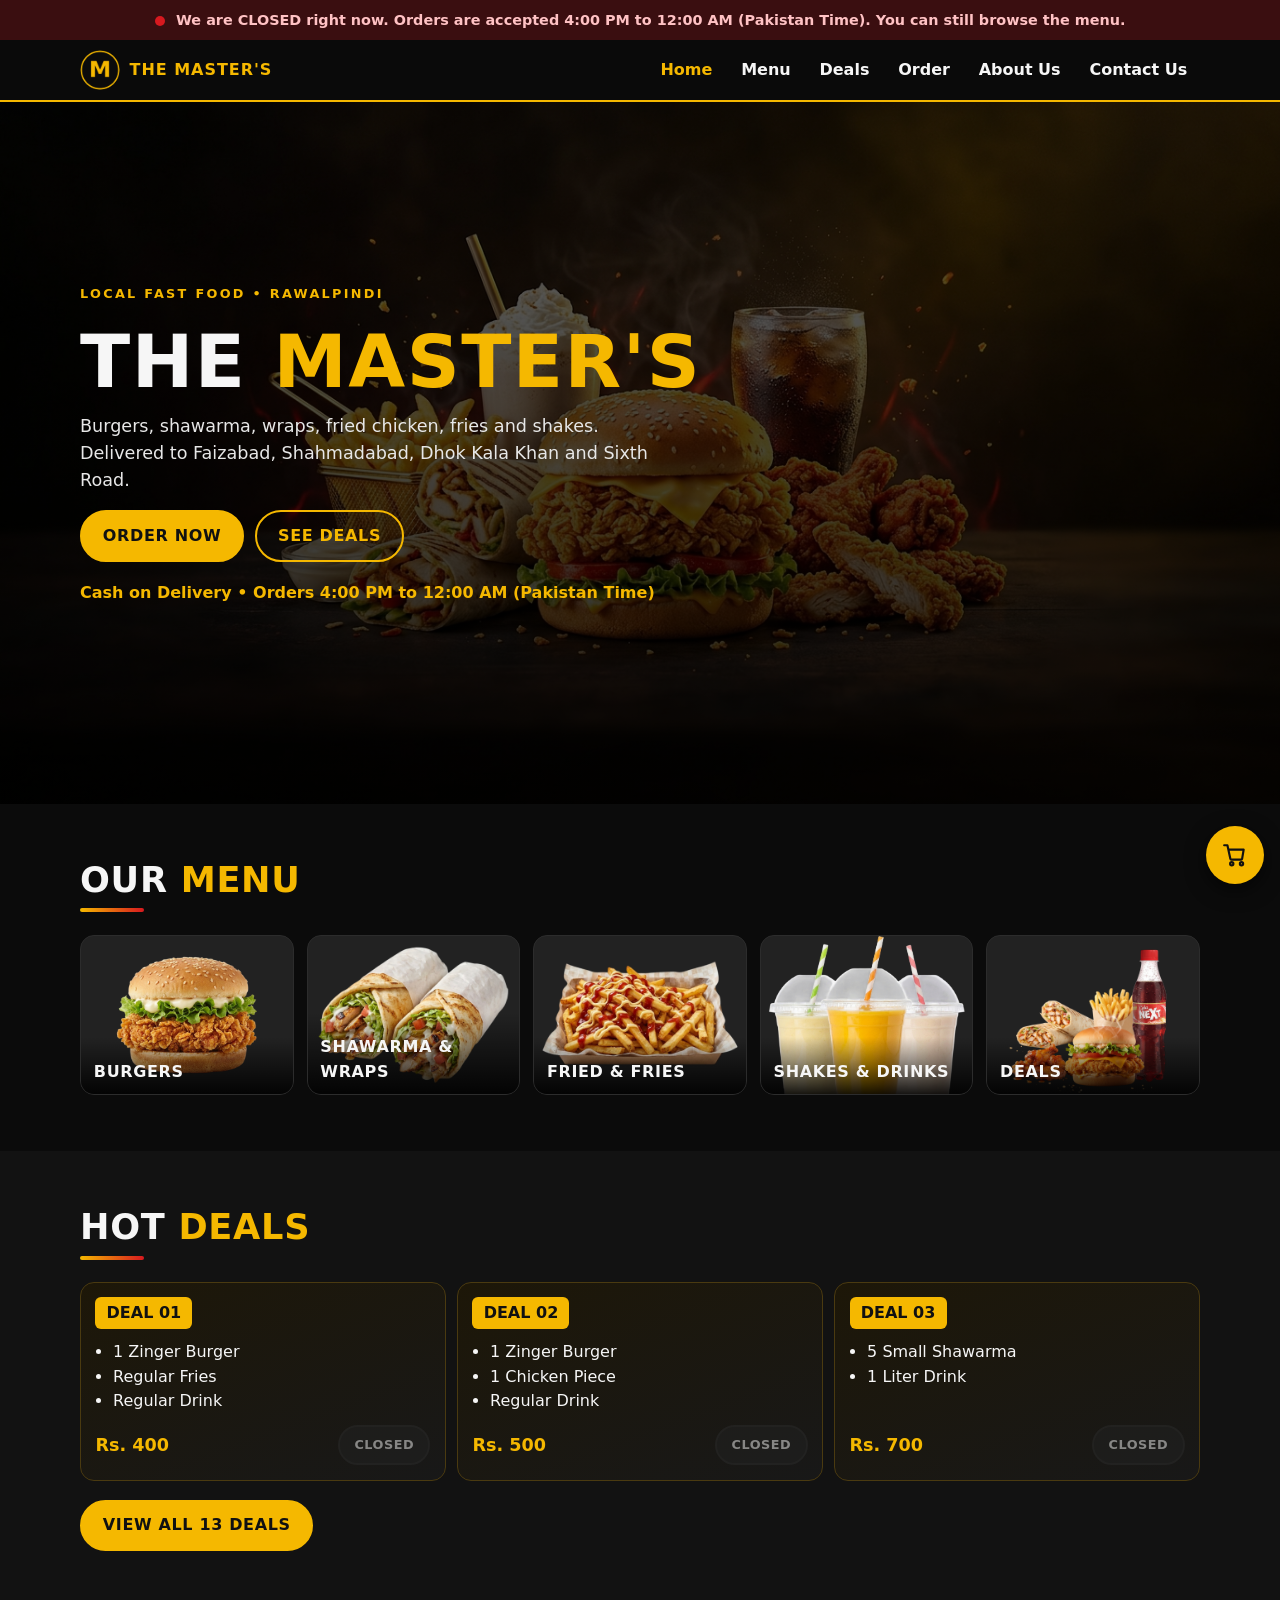
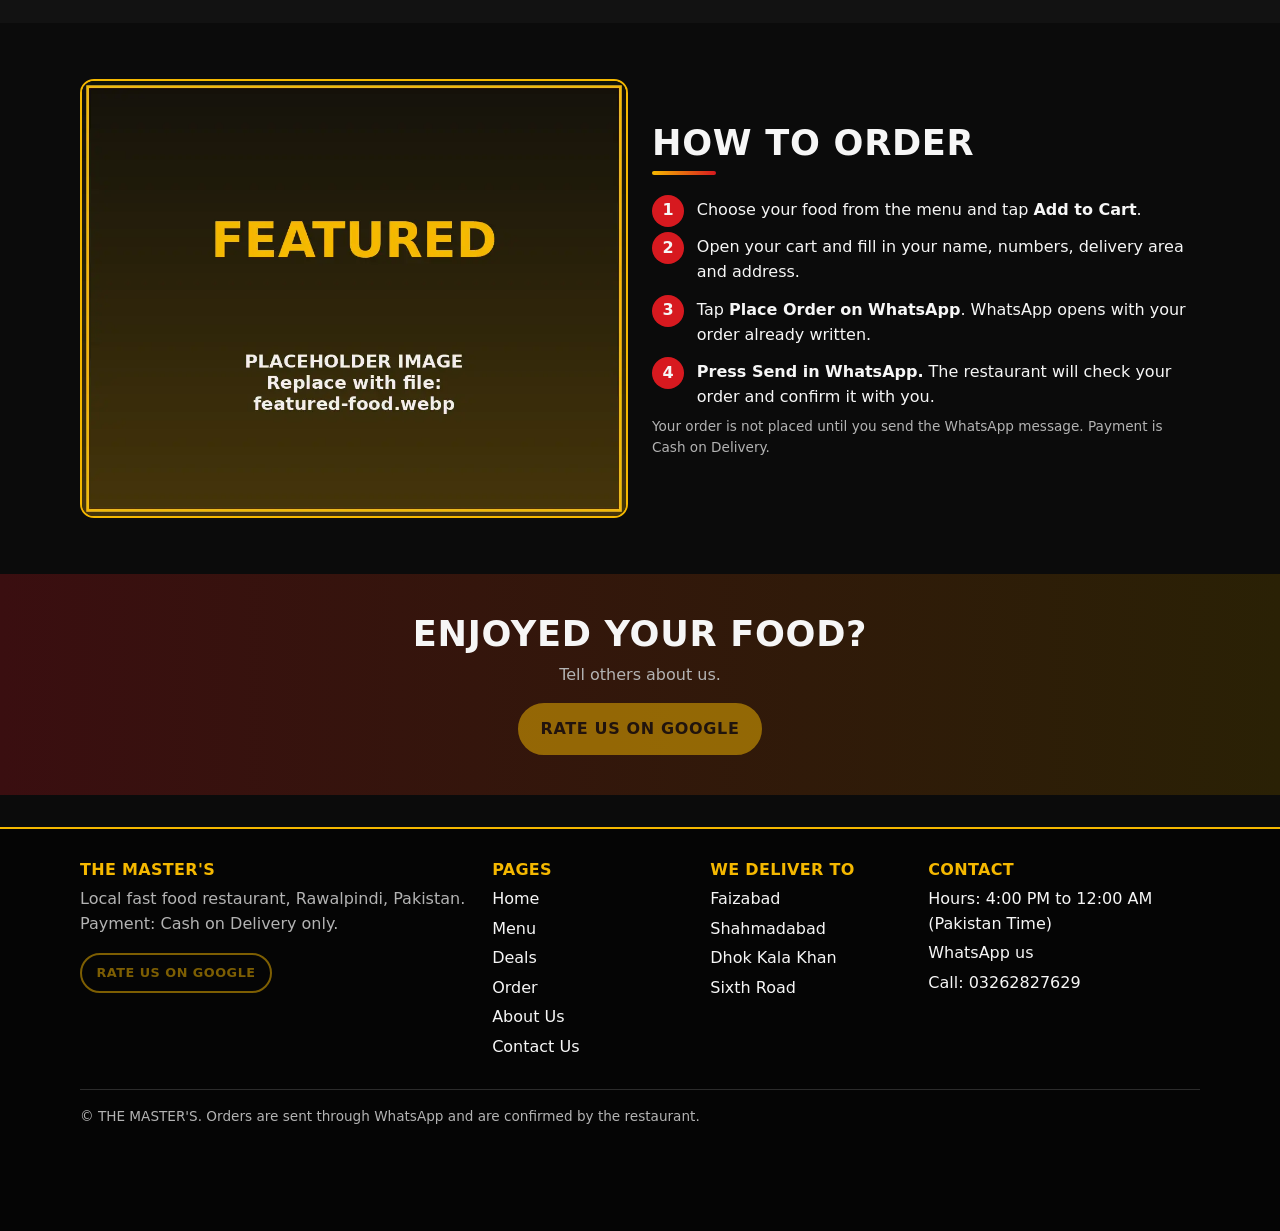
<file: index.html>
<!DOCTYPE html>
<html lang="en">
<head>
<meta charset="utf-8">
<meta name="viewport" content="width=device-width, initial-scale=1">
<title>Home | THE MASTER'S - Fast Food Rawalpindi</title>
<meta name="description" content="THE MASTER'S local fast food in Rawalpindi. Order burgers, shawarma, wraps, fried chicken, fries and shakes on WhatsApp. Cash on delivery.">
<meta name="theme-color" content="#0b0b0b">
<link rel="icon" href="assets/icons/favicon.svg" type="image/svg+xml">
<link rel="stylesheet" href="css/style.css">
<link rel="stylesheet" href="css/responsive.css">
<link rel="stylesheet" href="css/animations.css">
<script>document.documentElement.classList.add("js");</script>
</head>
<body data-page="home">
<div id="statusBar" class="status-bar" role="status" aria-live="polite"></div>
<header class="site-header"><div class="container nav-wrap">
<a class="brand" href="index.html"><img src="assets/images/logo/the-masters-logo.png" alt="" width="40" height="40"><span data-site-name>THE MASTER'S</span></a>
<button class="nav-toggle" aria-label="Open menu" aria-expanded="false" aria-controls="nav"><span></span><span></span><span></span></button>
<nav id="nav" class="nav" aria-label="Main"><a href="index.html" data-page="home">Home</a><a href="menu.html" data-page="menu">Menu</a><a href="deals.html" data-page="deals">Deals</a><a href="order.html" data-page="order">Order</a><a href="about.html" data-page="about">About Us</a><a href="contact.html" data-page="contact">Contact Us</a></nav>
</div></header>
<main>

<section class="hero"><div class="container hero-inner">
<p class="eyebrow">Local Fast Food &bull; Rawalpindi</p>
<h1>THE <span>MASTER'S</span></h1>
<p class="lead">Burgers, shawarma, wraps, fried chicken, fries and shakes. Delivered to Faizabad, Shahmadabad, Dhok Kala Khan and Sixth Road.</p>
<div class="btn-row"><a class="btn btn-gold" href="menu.html">Order Now</a><a class="btn btn-ghost" href="deals.html">See Deals</a></div>
<p class="meta">Cash on Delivery &bull; Orders <span data-hours></span></p>
</div></section>
<section class="section"><div class="container">
<div class="section-head reveal"><h2>Our <span>Menu</span></h2><div class="accent-bar"></div></div>
<div class="fgrid" id="featuredCats"></div>
</div></section>
<section class="section alt"><div class="container">
<div class="section-head reveal"><h2>Hot <span>Deals</span></h2><div class="accent-bar"></div></div>
<div class="grid deals-grid" id="homeDeals"></div>
<p style="margin-top:1.2rem"><a class="btn btn-gold" href="deals.html">View All 13 Deals</a></p>
</div></section>
<section class="section"><div class="container split">
<img class="reveal" src="assets/images/banners/featured-food.webp" alt="Featured food from THE MASTER'S" width="1000" height="800" loading="lazy">
<div class="reveal"><h2>How to <span>Order</span></h2><div class="accent-bar"></div>
<ol class="steps"><li>Choose your food from the menu and tap <strong>Add to Cart</strong>.</li>
<li>Open your cart and fill in your name, numbers, delivery area and address.</li>
<li>Tap <strong>Place Order on WhatsApp</strong>. WhatsApp opens with your order already written.</li>
<li><strong>Press Send in WhatsApp.</strong> The restaurant will check your order and confirm it with you.</li></ol>
<p class="muted small">Your order is not placed until you send the WhatsApp message. Payment is Cash on Delivery.</p></div>
</div></section>
<section class="cta-band"><div class="container reveal"><h2>Enjoyed your food?</h2><p class="muted">Tell others about us.</p>
<a class="btn btn-gold" data-review-link href="#">RATE US ON GOOGLE</a></div></section>

</main>
<footer class="site-footer"><div class="container">
<div class="fcols">
<div><h4 data-site-name>THE MASTER'S</h4><p class="muted">Local fast food restaurant, <span data-city>Rawalpindi, Pakistan</span>.<br>Payment: Cash on Delivery only.</p>
<a class="btn btn-ghost btn-sm" data-review-link href="#">Rate us on Google</a></div>
<div><h4>Pages</h4><ul><li><a href="index.html">Home</a></li><li><a href="menu.html">Menu</a></li><li><a href="deals.html">Deals</a></li><li><a href="order.html">Order</a></li><li><a href="about.html">About Us</a></li><li><a href="contact.html">Contact Us</a></li></ul></div>
<div><h4>We deliver to</h4><ul data-areas-list></ul></div>
<div><h4>Contact</h4><ul><li>Hours: <span data-hours></span></li><li><a data-wa-link href="#">WhatsApp us</a></li><li><a data-call-link href="#">Call: <span data-call-text></span></a></li>
<li><a data-social="facebook" href="#">Facebook</a></li><li><a data-social="instagram" href="#">Instagram</a></li><li><a data-social="tiktok" href="#">TikTok</a></li></ul></div>
</div>
<p class="copy">&copy; <span data-site-name>THE MASTER'S</span>. Orders are sent through WhatsApp and are confirmed by the restaurant.</p>
</div></footer>
<script src="js/config.js"></script>
<script src="js/products.js"></script>
<script src="js/cart.js"></script>
<script src="js/main.js"></script>

</body>
</html>
</file>
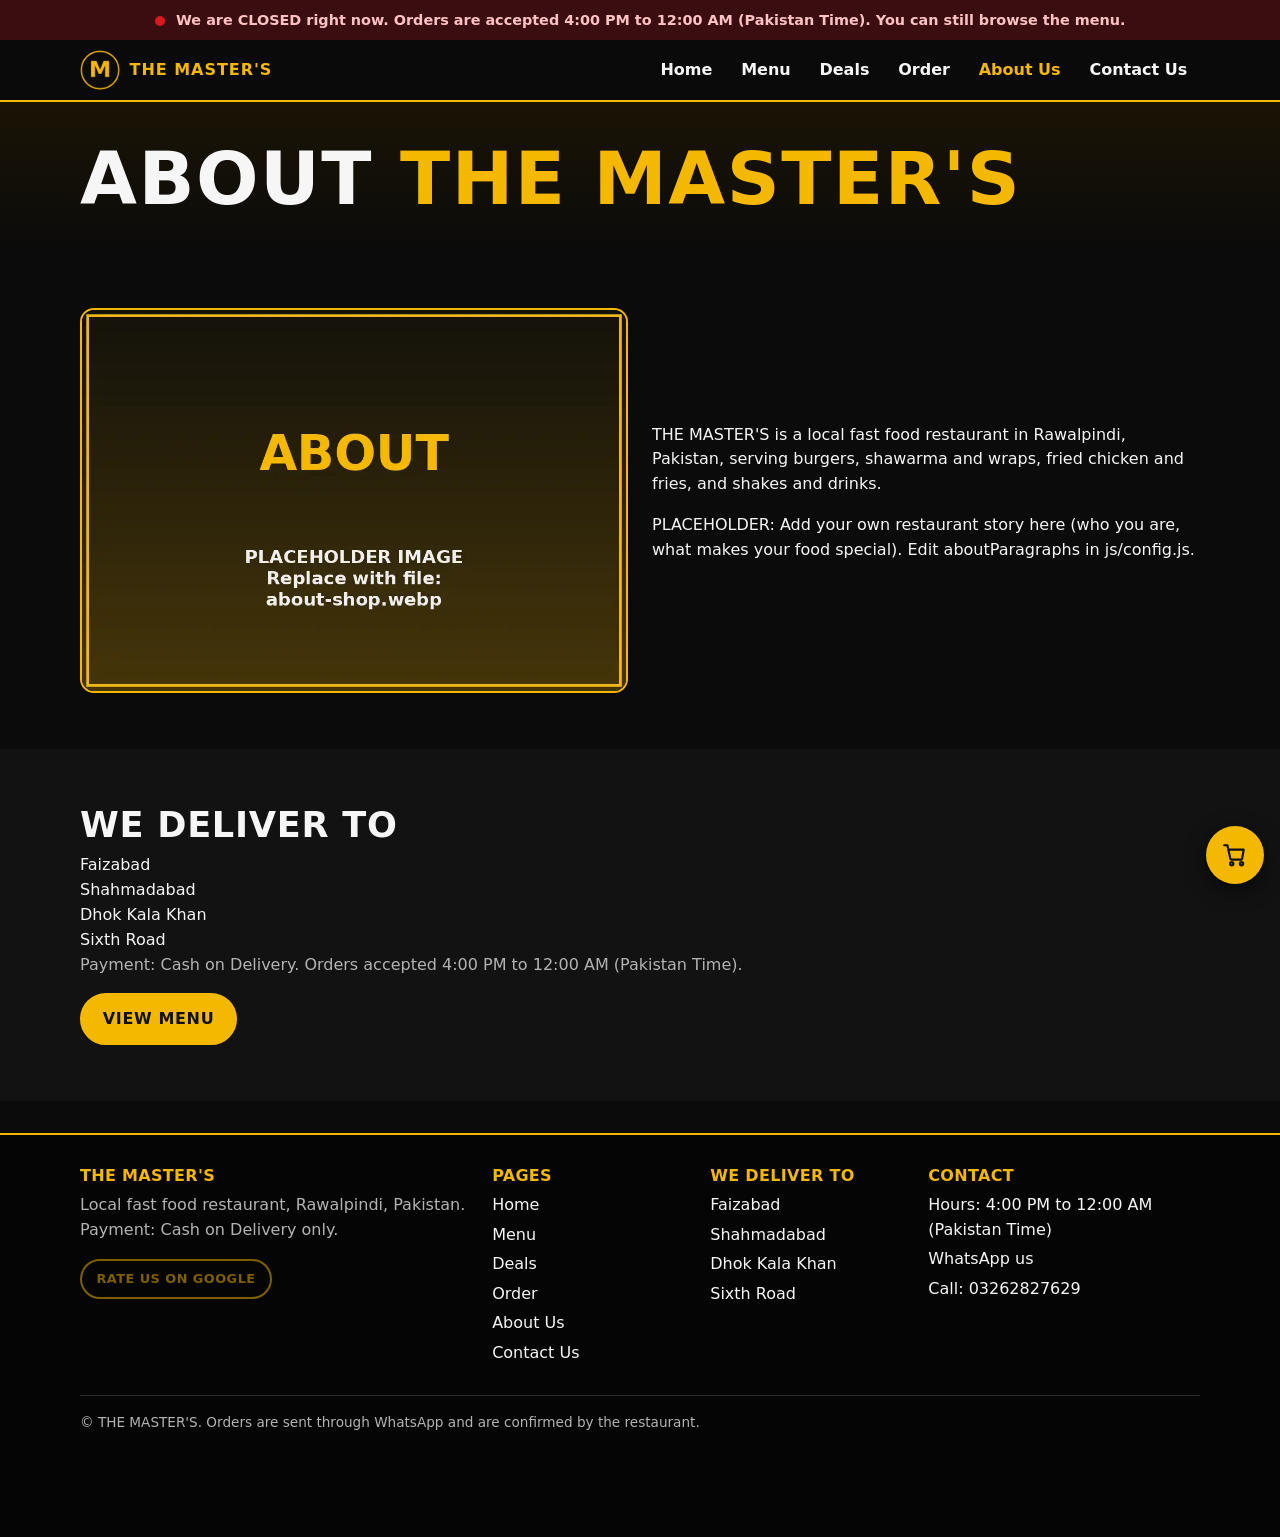
<file: about.html>
<!DOCTYPE html>
<html lang="en">
<head>
<meta charset="utf-8">
<meta name="viewport" content="width=device-width, initial-scale=1">
<title>About Us | THE MASTER'S - Fast Food Rawalpindi</title>
<meta name="description" content="THE MASTER'S local fast food in Rawalpindi. Order burgers, shawarma, wraps, fried chicken, fries and shakes on WhatsApp. Cash on delivery.">
<meta name="theme-color" content="#0b0b0b">
<link rel="icon" href="assets/icons/favicon.svg" type="image/svg+xml">
<link rel="stylesheet" href="css/style.css">
<link rel="stylesheet" href="css/responsive.css">
<link rel="stylesheet" href="css/animations.css">
<script>document.documentElement.classList.add("js");</script>
</head>
<body data-page="about">
<div id="statusBar" class="status-bar" role="status" aria-live="polite"></div>
<header class="site-header"><div class="container nav-wrap">
<a class="brand" href="index.html"><img src="assets/images/logo/the-masters-logo.png" alt="" width="40" height="40"><span data-site-name>THE MASTER'S</span></a>
<button class="nav-toggle" aria-label="Open menu" aria-expanded="false" aria-controls="nav"><span></span><span></span><span></span></button>
<nav id="nav" class="nav" aria-label="Main"><a href="index.html" data-page="home">Home</a><a href="menu.html" data-page="menu">Menu</a><a href="deals.html" data-page="deals">Deals</a><a href="order.html" data-page="order">Order</a><a href="about.html" data-page="about">About Us</a><a href="contact.html" data-page="contact">Contact Us</a></nav>
</div></header>
<main>

<section class="page-hero"><div class="container"><h1>About <span data-site-name>THE MASTER'S</span></h1></div></section>
<section class="section"><div class="container split">
<img class="reveal" src="assets/images/banners/about-shop.webp" alt="THE MASTER'S restaurant" width="1000" height="700" loading="lazy">
<div class="reveal" id="aboutText"><noscript><p>THE MASTER'S is a local fast food restaurant in Rawalpindi, Pakistan.</p></noscript></div>
</div></section>
<section class="section alt"><div class="container reveal"><h2>We <span>Deliver</span> To</h2><ul class="plain" data-areas-list></ul>
<p class="muted">Payment: Cash on Delivery. Orders accepted <span data-hours></span>.</p>
<a class="btn btn-gold" href="menu.html">View Menu</a></div></section>

</main>
<footer class="site-footer"><div class="container">
<div class="fcols">
<div><h4 data-site-name>THE MASTER'S</h4><p class="muted">Local fast food restaurant, <span data-city>Rawalpindi, Pakistan</span>.<br>Payment: Cash on Delivery only.</p>
<a class="btn btn-ghost btn-sm" data-review-link href="#">Rate us on Google</a></div>
<div><h4>Pages</h4><ul><li><a href="index.html">Home</a></li><li><a href="menu.html">Menu</a></li><li><a href="deals.html">Deals</a></li><li><a href="order.html">Order</a></li><li><a href="about.html">About Us</a></li><li><a href="contact.html">Contact Us</a></li></ul></div>
<div><h4>We deliver to</h4><ul data-areas-list></ul></div>
<div><h4>Contact</h4><ul><li>Hours: <span data-hours></span></li><li><a data-wa-link href="#">WhatsApp us</a></li><li><a data-call-link href="#">Call: <span data-call-text></span></a></li>
<li><a data-social="facebook" href="#">Facebook</a></li><li><a data-social="instagram" href="#">Instagram</a></li><li><a data-social="tiktok" href="#">TikTok</a></li></ul></div>
</div>
<p class="copy">&copy; <span data-site-name>THE MASTER'S</span>. Orders are sent through WhatsApp and are confirmed by the restaurant.</p>
</div></footer>
<script src="js/config.js"></script>
<script src="js/products.js"></script>
<script src="js/cart.js"></script>
<script src="js/main.js"></script>

</body>
</html>
</file>
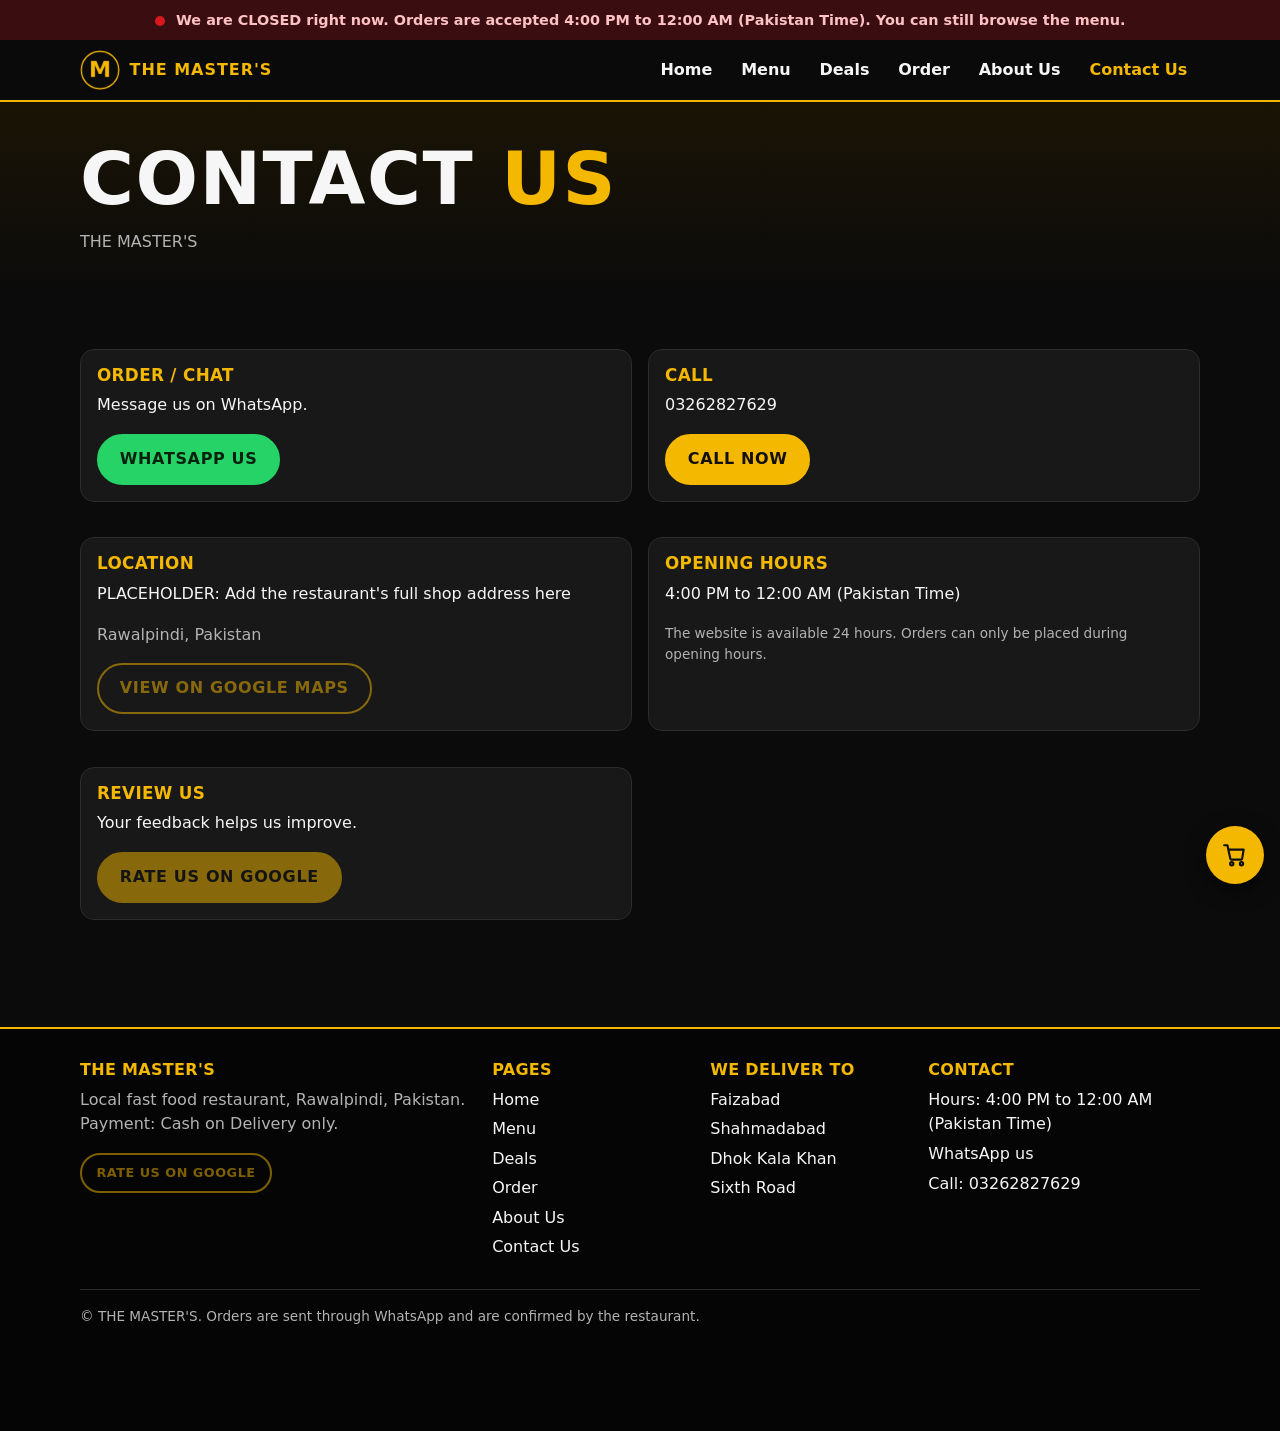
<file: contact.html>
<!DOCTYPE html>
<html lang="en">
<head>
<meta charset="utf-8">
<meta name="viewport" content="width=device-width, initial-scale=1">
<title>Contact Us | THE MASTER'S - Fast Food Rawalpindi</title>
<meta name="description" content="THE MASTER'S local fast food in Rawalpindi. Order burgers, shawarma, wraps, fried chicken, fries and shakes on WhatsApp. Cash on delivery.">
<meta name="theme-color" content="#0b0b0b">
<link rel="icon" href="assets/icons/favicon.svg" type="image/svg+xml">
<link rel="stylesheet" href="css/style.css">
<link rel="stylesheet" href="css/responsive.css">
<link rel="stylesheet" href="css/animations.css">
<script>document.documentElement.classList.add("js");</script>
</head>
<body data-page="contact">
<div id="statusBar" class="status-bar" role="status" aria-live="polite"></div>
<header class="site-header"><div class="container nav-wrap">
<a class="brand" href="index.html"><img src="assets/images/logo/the-masters-logo.png" alt="" width="40" height="40"><span data-site-name>THE MASTER'S</span></a>
<button class="nav-toggle" aria-label="Open menu" aria-expanded="false" aria-controls="nav"><span></span><span></span><span></span></button>
<nav id="nav" class="nav" aria-label="Main"><a href="index.html" data-page="home">Home</a><a href="menu.html" data-page="menu">Menu</a><a href="deals.html" data-page="deals">Deals</a><a href="order.html" data-page="order">Order</a><a href="about.html" data-page="about">About Us</a><a href="contact.html" data-page="contact">Contact Us</a></nav>
</div></header>
<main>

<section class="page-hero"><div class="container"><h1>Contact <span>Us</span></h1><p class="muted" data-site-name>THE MASTER'S</p></div></section>
<section class="section"><div class="container cgrid">
<div class="panel cbox"><h3>Order / Chat</h3><p>Message us on WhatsApp.</p><a class="btn btn-wa" data-wa-link href="#">WhatsApp Us</a></div>
<div class="panel cbox"><h3>Call</h3><p data-call-text></p><a class="btn btn-gold" data-call-link href="#">Call Now</a></div>
<div class="panel cbox"><h3>Location</h3><p data-address></p><p class="muted" data-city></p><a class="btn btn-ghost" data-map-link href="#">View on Google Maps</a></div>
<div class="panel cbox"><h3>Opening Hours</h3><p data-hours></p><p class="muted small">The website is available 24 hours. Orders can only be placed during opening hours.</p></div>
<div class="panel cbox"><h3>Review Us</h3><p>Your feedback helps us improve.</p><a class="btn btn-gold" data-review-link href="#">RATE US ON GOOGLE</a></div>
</div></section>

</main>
<footer class="site-footer"><div class="container">
<div class="fcols">
<div><h4 data-site-name>THE MASTER'S</h4><p class="muted">Local fast food restaurant, <span data-city>Rawalpindi, Pakistan</span>.<br>Payment: Cash on Delivery only.</p>
<a class="btn btn-ghost btn-sm" data-review-link href="#">Rate us on Google</a></div>
<div><h4>Pages</h4><ul><li><a href="index.html">Home</a></li><li><a href="menu.html">Menu</a></li><li><a href="deals.html">Deals</a></li><li><a href="order.html">Order</a></li><li><a href="about.html">About Us</a></li><li><a href="contact.html">Contact Us</a></li></ul></div>
<div><h4>We deliver to</h4><ul data-areas-list></ul></div>
<div><h4>Contact</h4><ul><li>Hours: <span data-hours></span></li><li><a data-wa-link href="#">WhatsApp us</a></li><li><a data-call-link href="#">Call: <span data-call-text></span></a></li>
<li><a data-social="facebook" href="#">Facebook</a></li><li><a data-social="instagram" href="#">Instagram</a></li><li><a data-social="tiktok" href="#">TikTok</a></li></ul></div>
</div>
<p class="copy">&copy; <span data-site-name>THE MASTER'S</span>. Orders are sent through WhatsApp and are confirmed by the restaurant.</p>
</div></footer>
<script src="js/config.js"></script>
<script src="js/products.js"></script>
<script src="js/cart.js"></script>
<script src="js/main.js"></script>

</body>
</html>
</file>
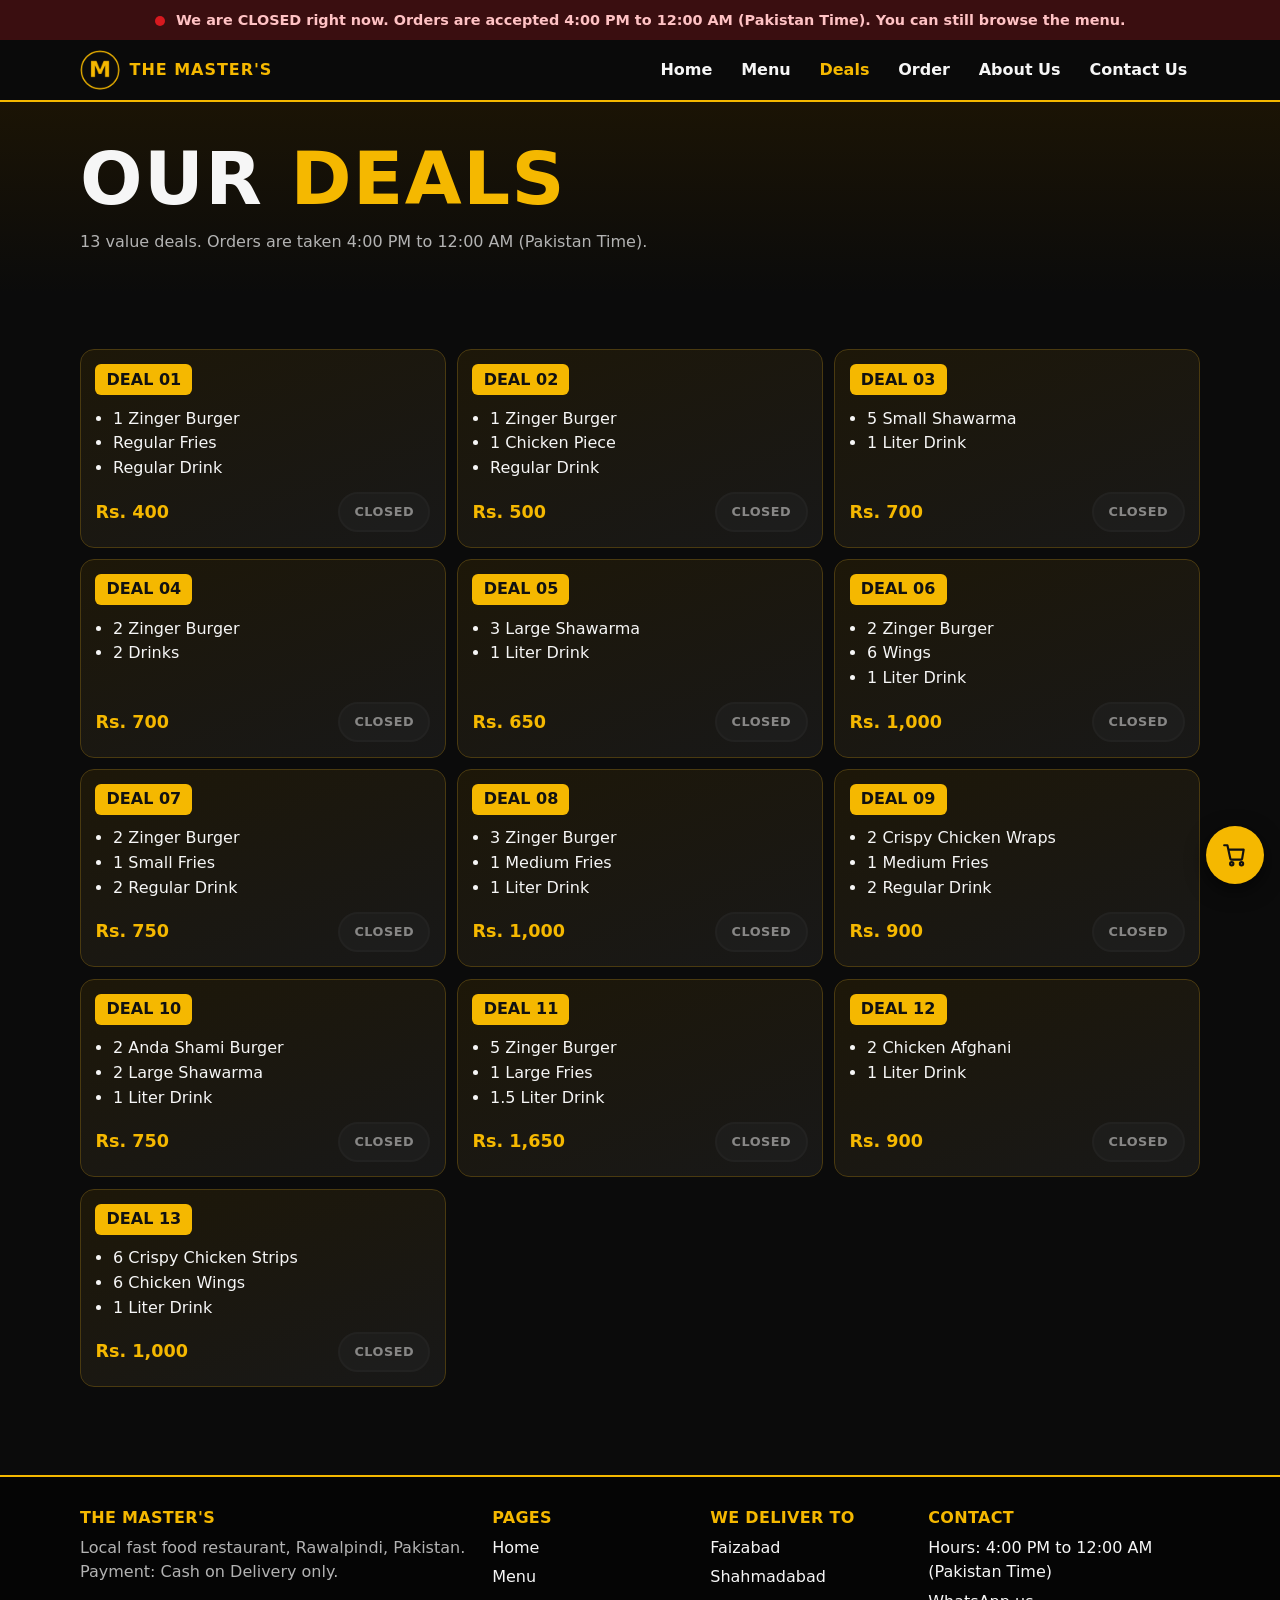
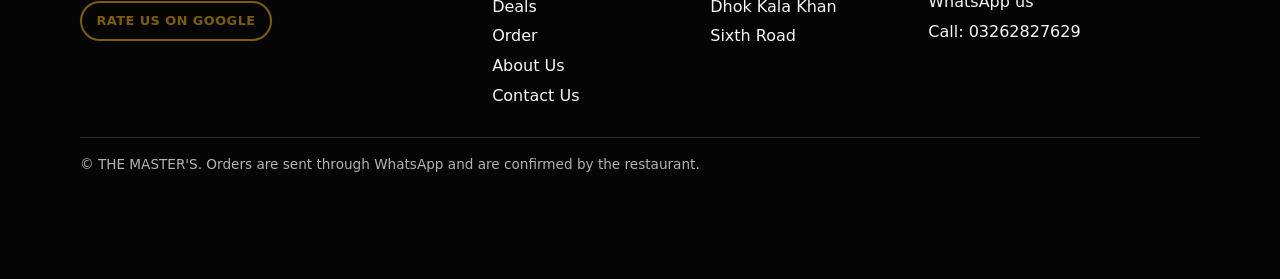
<file: deals.html>
<!DOCTYPE html>
<html lang="en">
<head>
<meta charset="utf-8">
<meta name="viewport" content="width=device-width, initial-scale=1">
<title>Deals | THE MASTER'S - Fast Food Rawalpindi</title>
<meta name="description" content="THE MASTER'S local fast food in Rawalpindi. Order burgers, shawarma, wraps, fried chicken, fries and shakes on WhatsApp. Cash on delivery.">
<meta name="theme-color" content="#0b0b0b">
<link rel="icon" href="assets/icons/favicon.svg" type="image/svg+xml">
<link rel="stylesheet" href="css/style.css">
<link rel="stylesheet" href="css/responsive.css">
<link rel="stylesheet" href="css/animations.css">
<script>document.documentElement.classList.add("js");</script>
</head>
<body data-page="deals">
<div id="statusBar" class="status-bar" role="status" aria-live="polite"></div>
<header class="site-header"><div class="container nav-wrap">
<a class="brand" href="index.html"><img src="assets/images/logo/the-masters-logo.png" alt="" width="40" height="40"><span data-site-name>THE MASTER'S</span></a>
<button class="nav-toggle" aria-label="Open menu" aria-expanded="false" aria-controls="nav"><span></span><span></span><span></span></button>
<nav id="nav" class="nav" aria-label="Main"><a href="index.html" data-page="home">Home</a><a href="menu.html" data-page="menu">Menu</a><a href="deals.html" data-page="deals">Deals</a><a href="order.html" data-page="order">Order</a><a href="about.html" data-page="about">About Us</a><a href="contact.html" data-page="contact">Contact Us</a></nav>
</div></header>
<main>

<section class="page-hero"><div class="container"><h1>Our <span>Deals</span></h1><p class="muted">13 value deals. Orders are taken <span data-hours></span>.</p></div></section>
<section class="section"><div class="container"><div class="grid deals-grid" id="dealsRoot"></div></div></section>

</main>
<footer class="site-footer"><div class="container">
<div class="fcols">
<div><h4 data-site-name>THE MASTER'S</h4><p class="muted">Local fast food restaurant, <span data-city>Rawalpindi, Pakistan</span>.<br>Payment: Cash on Delivery only.</p>
<a class="btn btn-ghost btn-sm" data-review-link href="#">Rate us on Google</a></div>
<div><h4>Pages</h4><ul><li><a href="index.html">Home</a></li><li><a href="menu.html">Menu</a></li><li><a href="deals.html">Deals</a></li><li><a href="order.html">Order</a></li><li><a href="about.html">About Us</a></li><li><a href="contact.html">Contact Us</a></li></ul></div>
<div><h4>We deliver to</h4><ul data-areas-list></ul></div>
<div><h4>Contact</h4><ul><li>Hours: <span data-hours></span></li><li><a data-wa-link href="#">WhatsApp us</a></li><li><a data-call-link href="#">Call: <span data-call-text></span></a></li>
<li><a data-social="facebook" href="#">Facebook</a></li><li><a data-social="instagram" href="#">Instagram</a></li><li><a data-social="tiktok" href="#">TikTok</a></li></ul></div>
</div>
<p class="copy">&copy; <span data-site-name>THE MASTER'S</span>. Orders are sent through WhatsApp and are confirmed by the restaurant.</p>
</div></footer>
<script src="js/config.js"></script>
<script src="js/products.js"></script>
<script src="js/cart.js"></script>
<script src="js/main.js"></script>

</body>
</html>
</file>
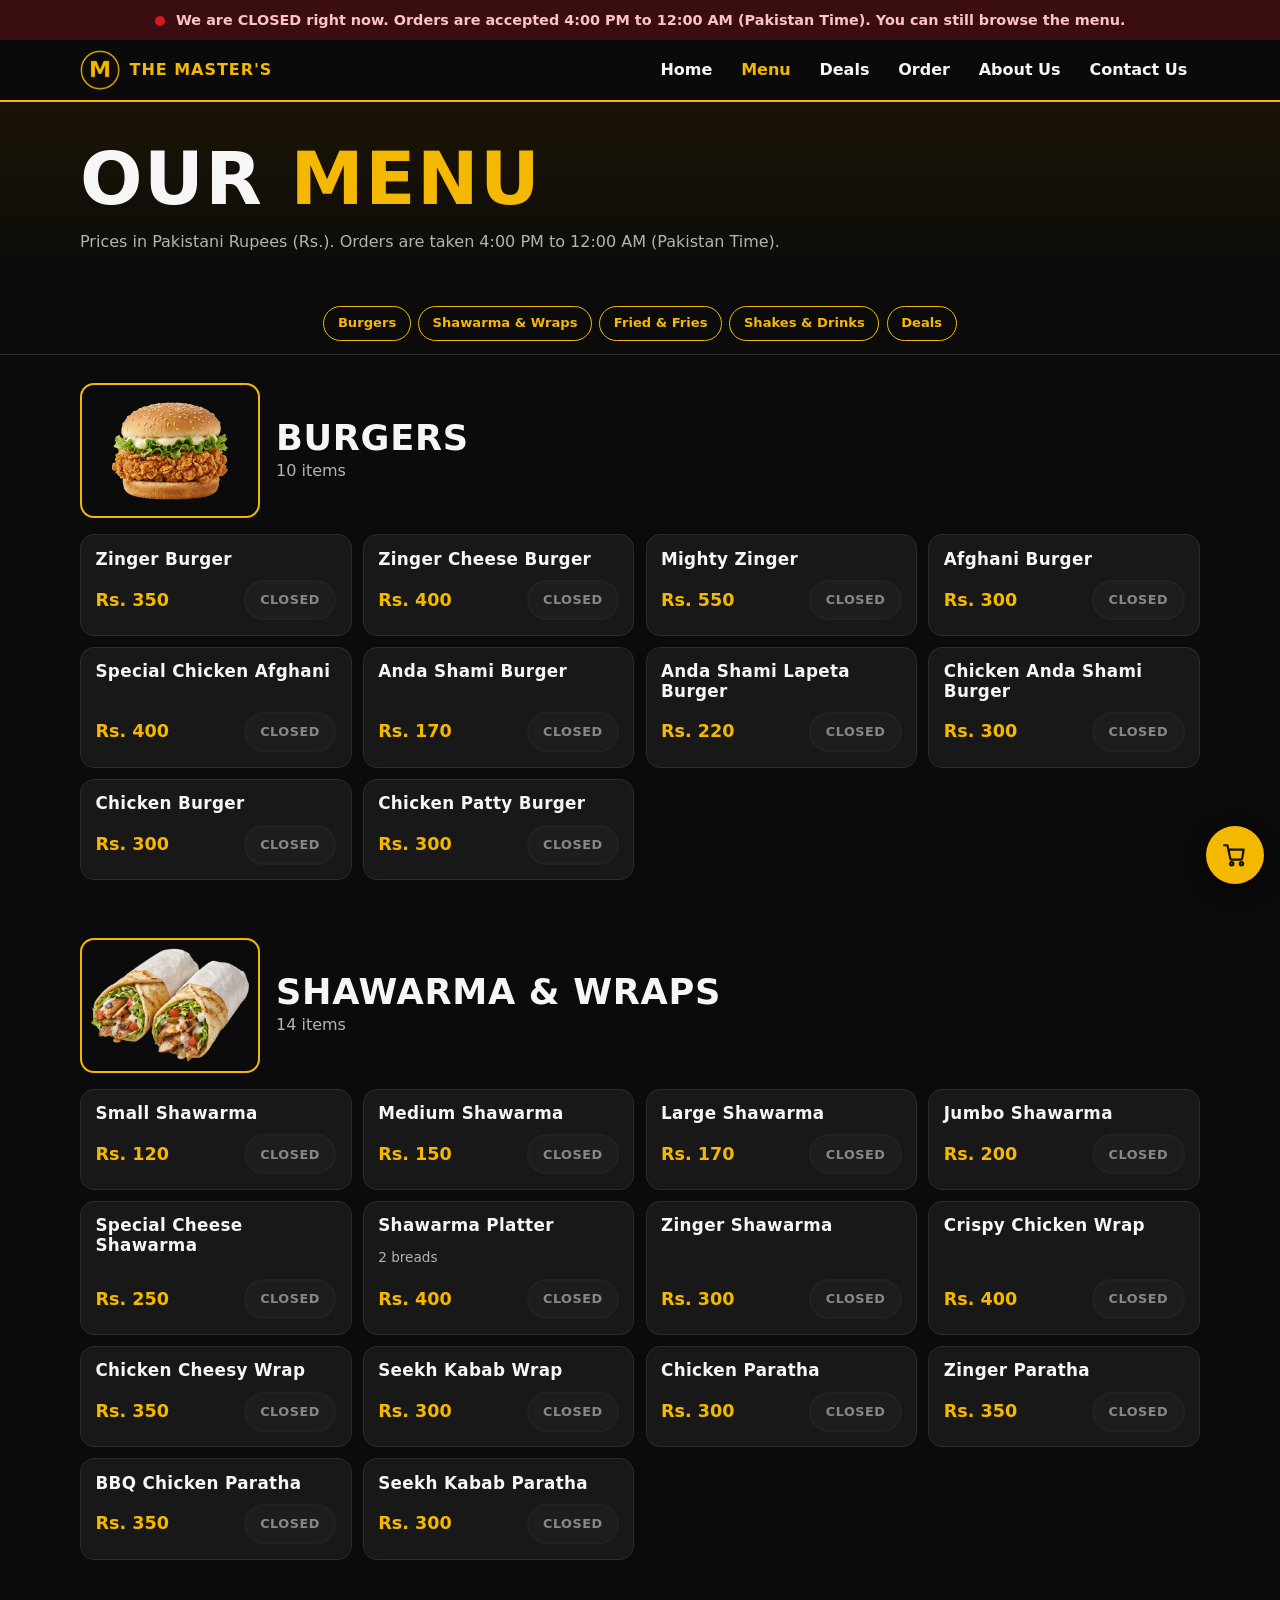
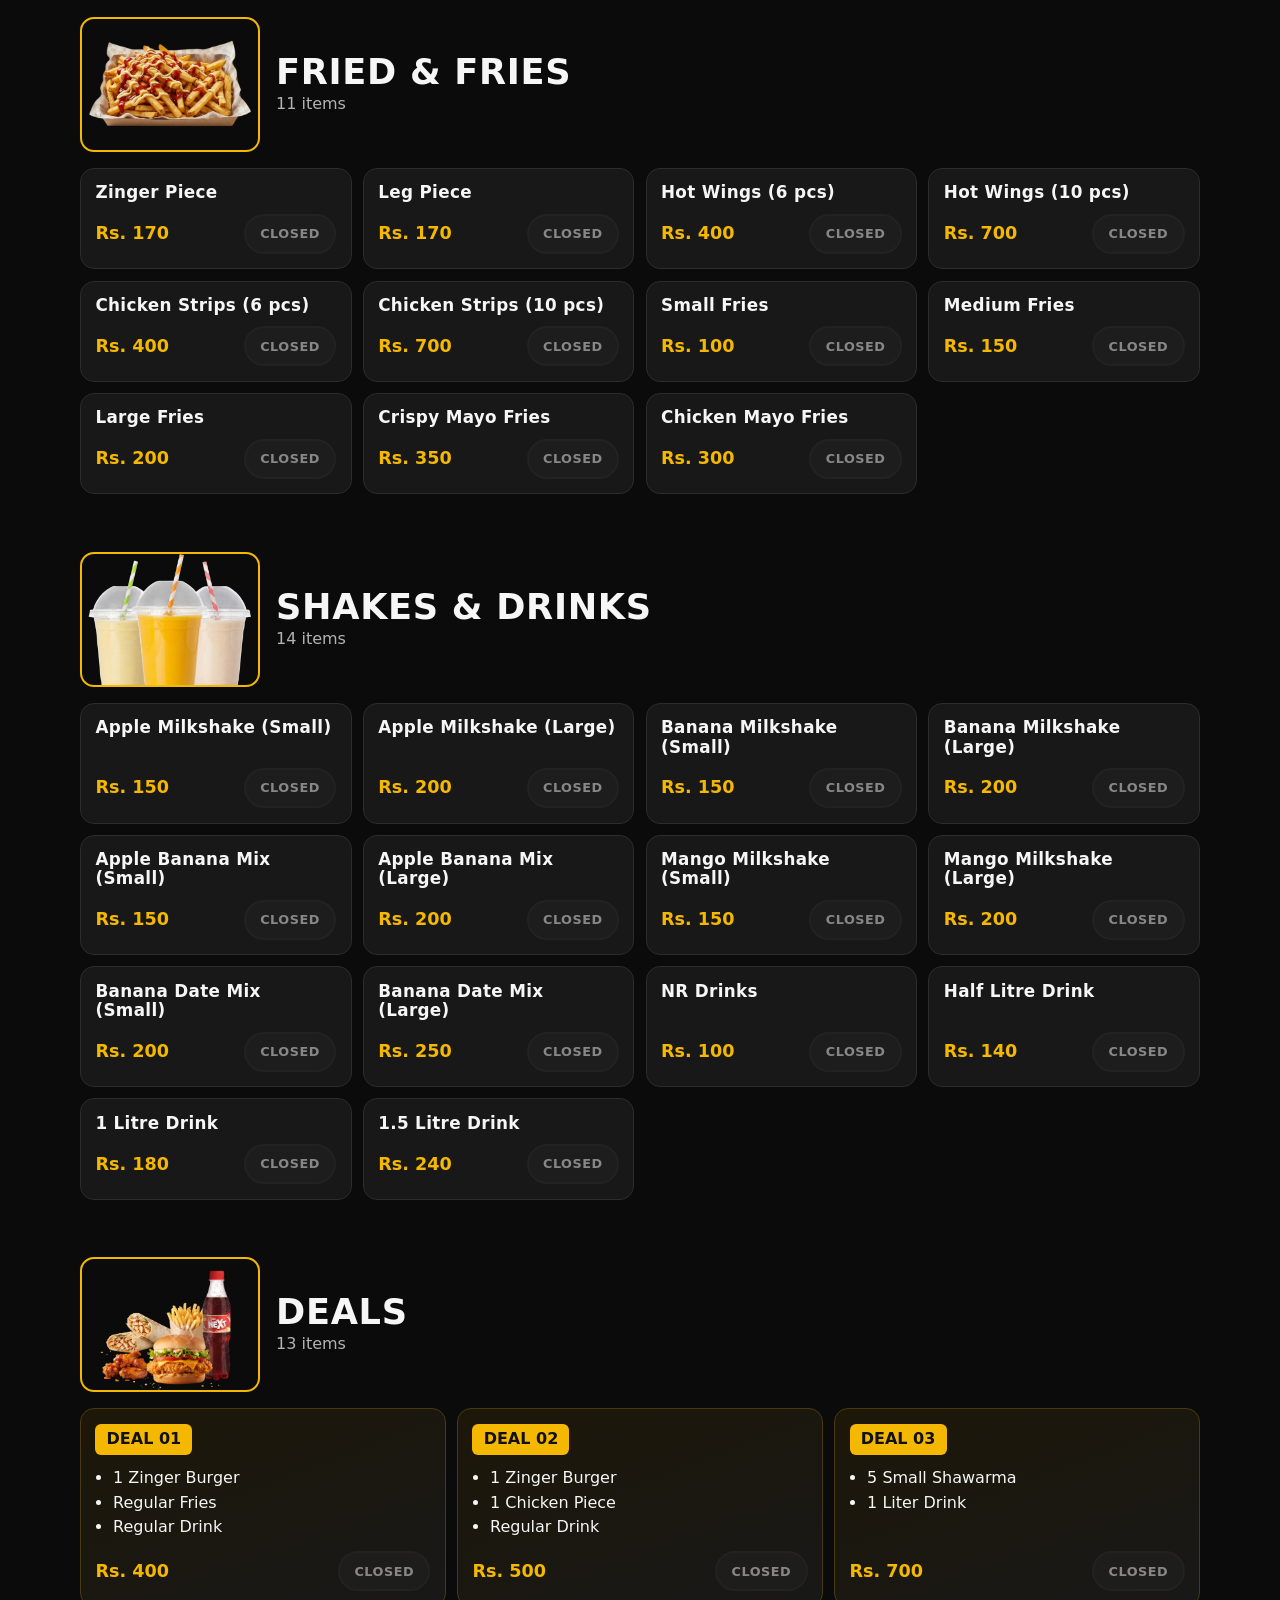
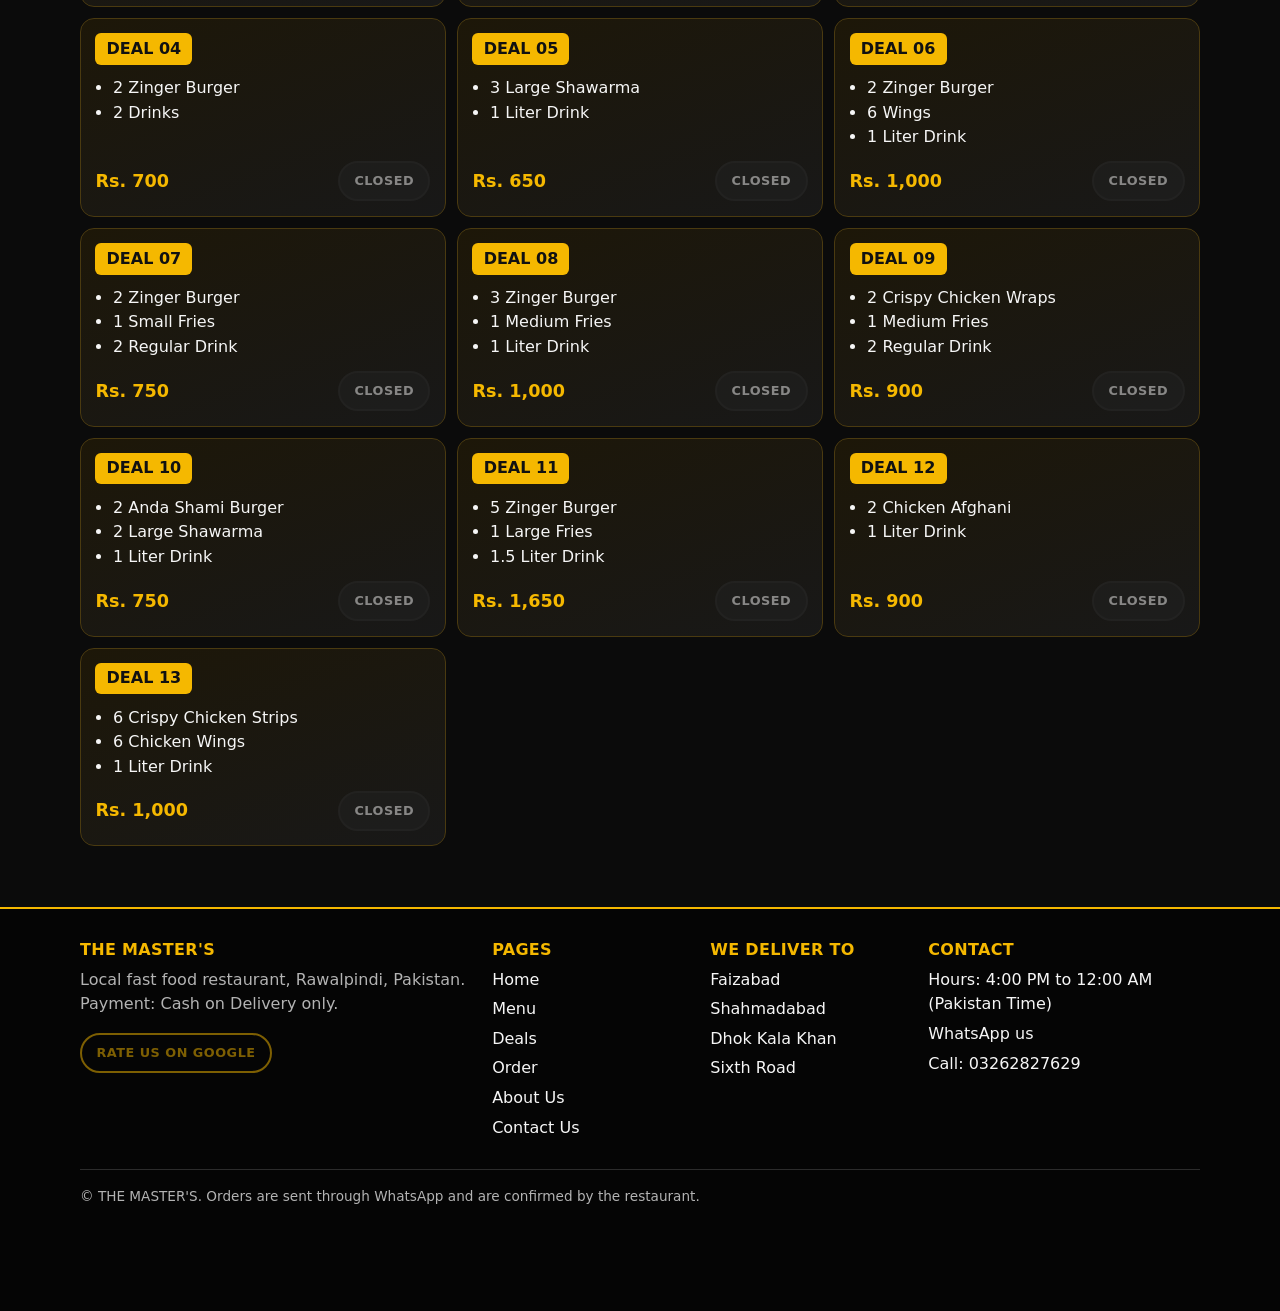
<file: menu.html>
<!DOCTYPE html>
<html lang="en">
<head>
<meta charset="utf-8">
<meta name="viewport" content="width=device-width, initial-scale=1">
<title>Menu | THE MASTER'S - Fast Food Rawalpindi</title>
<meta name="description" content="THE MASTER'S local fast food in Rawalpindi. Order burgers, shawarma, wraps, fried chicken, fries and shakes on WhatsApp. Cash on delivery.">
<meta name="theme-color" content="#0b0b0b">
<link rel="icon" href="assets/icons/favicon.svg" type="image/svg+xml">
<link rel="stylesheet" href="css/style.css">
<link rel="stylesheet" href="css/responsive.css">
<link rel="stylesheet" href="css/animations.css">
<script>document.documentElement.classList.add("js");</script>
</head>
<body data-page="menu">
<div id="statusBar" class="status-bar" role="status" aria-live="polite"></div>
<header class="site-header"><div class="container nav-wrap">
<a class="brand" href="index.html"><img src="assets/images/logo/the-masters-logo.png" alt="" width="40" height="40"><span data-site-name>THE MASTER'S</span></a>
<button class="nav-toggle" aria-label="Open menu" aria-expanded="false" aria-controls="nav"><span></span><span></span><span></span></button>
<nav id="nav" class="nav" aria-label="Main"><a href="index.html" data-page="home">Home</a><a href="menu.html" data-page="menu">Menu</a><a href="deals.html" data-page="deals">Deals</a><a href="order.html" data-page="order">Order</a><a href="about.html" data-page="about">About Us</a><a href="contact.html" data-page="contact">Contact Us</a></nav>
</div></header>
<main>

<section class="page-hero"><div class="container"><h1>Our <span>Menu</span></h1><p class="muted">Prices in Pakistani Rupees (Rs.). Orders are taken <span data-hours></span>.</p></div></section>
<nav class="chips" id="catChips" aria-label="Menu categories"></nav>
<div class="container" id="menuRoot"></div>

</main>
<footer class="site-footer"><div class="container">
<div class="fcols">
<div><h4 data-site-name>THE MASTER'S</h4><p class="muted">Local fast food restaurant, <span data-city>Rawalpindi, Pakistan</span>.<br>Payment: Cash on Delivery only.</p>
<a class="btn btn-ghost btn-sm" data-review-link href="#">Rate us on Google</a></div>
<div><h4>Pages</h4><ul><li><a href="index.html">Home</a></li><li><a href="menu.html">Menu</a></li><li><a href="deals.html">Deals</a></li><li><a href="order.html">Order</a></li><li><a href="about.html">About Us</a></li><li><a href="contact.html">Contact Us</a></li></ul></div>
<div><h4>We deliver to</h4><ul data-areas-list></ul></div>
<div><h4>Contact</h4><ul><li>Hours: <span data-hours></span></li><li><a data-wa-link href="#">WhatsApp us</a></li><li><a data-call-link href="#">Call: <span data-call-text></span></a></li>
<li><a data-social="facebook" href="#">Facebook</a></li><li><a data-social="instagram" href="#">Instagram</a></li><li><a data-social="tiktok" href="#">TikTok</a></li></ul></div>
</div>
<p class="copy">&copy; <span data-site-name>THE MASTER'S</span>. Orders are sent through WhatsApp and are confirmed by the restaurant.</p>
</div></footer>
<script src="js/config.js"></script>
<script src="js/products.js"></script>
<script src="js/cart.js"></script>
<script src="js/main.js"></script>

</body>
</html>
</file>
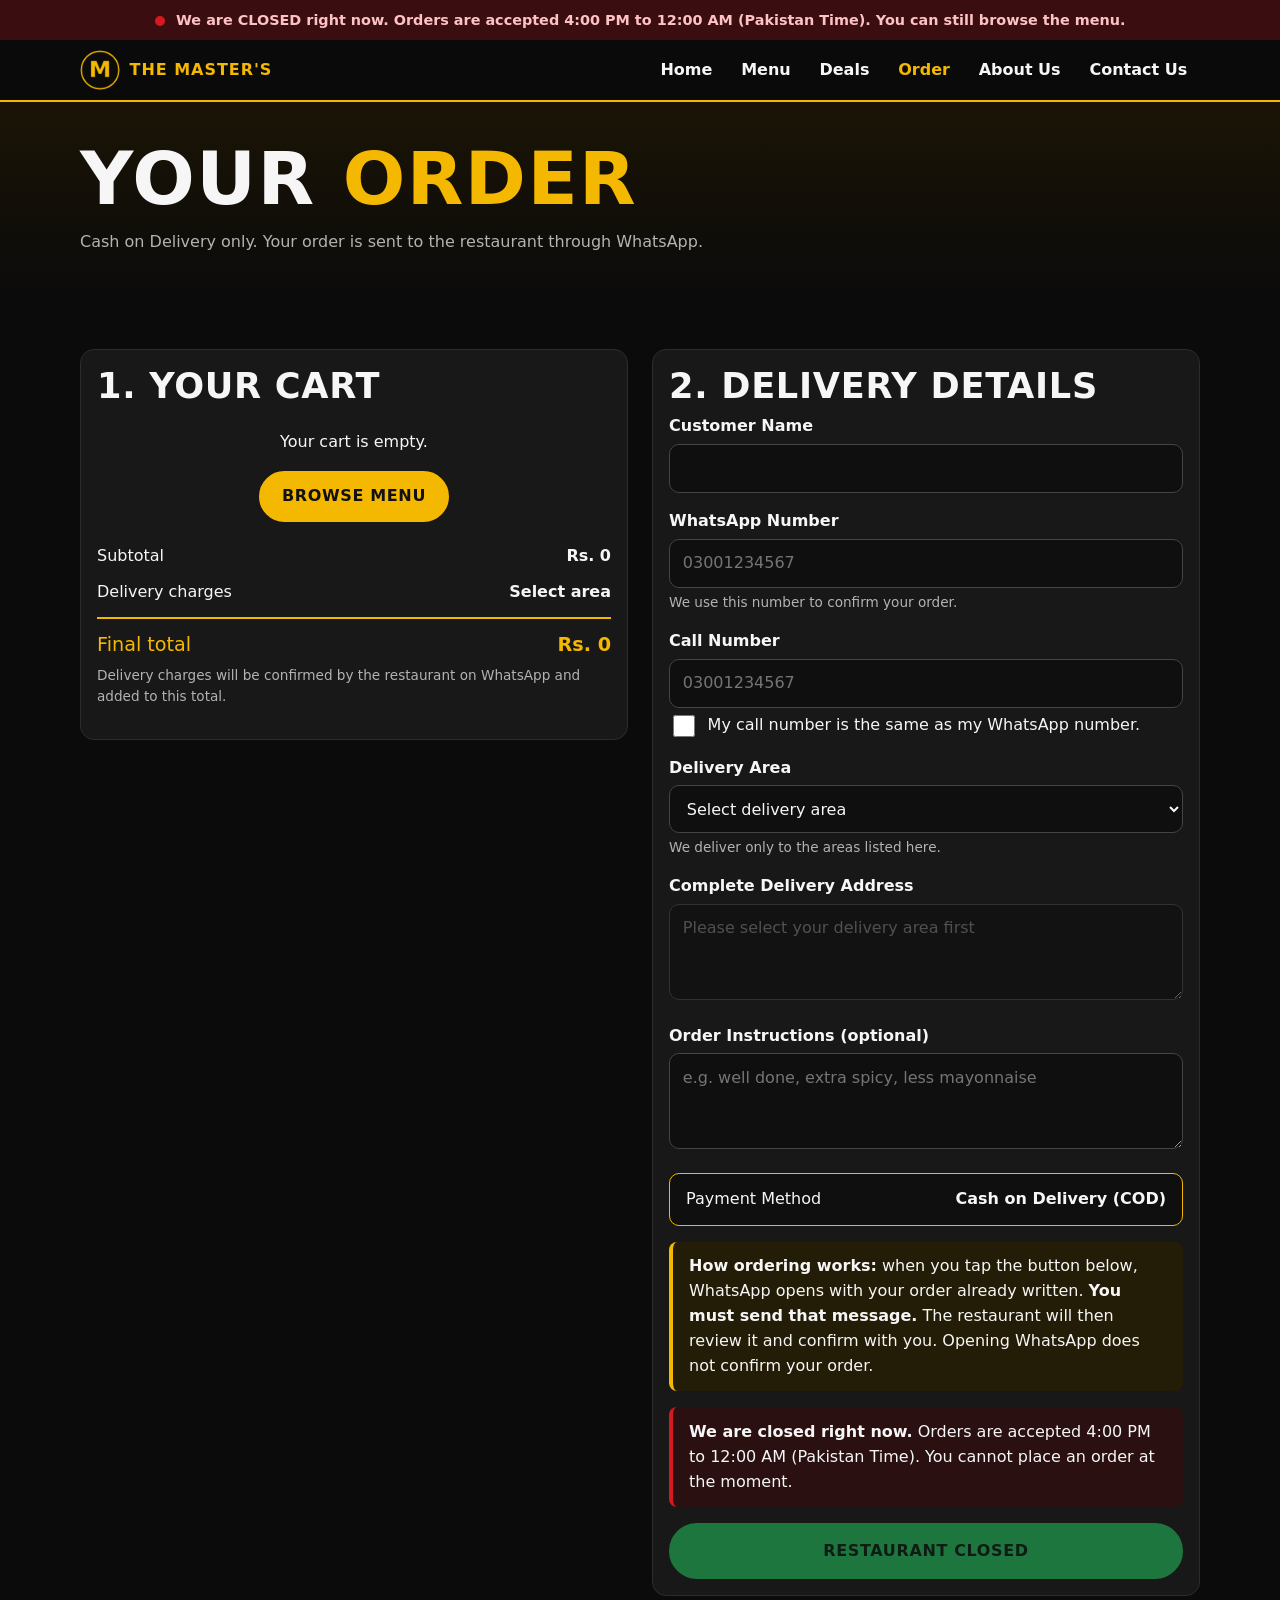
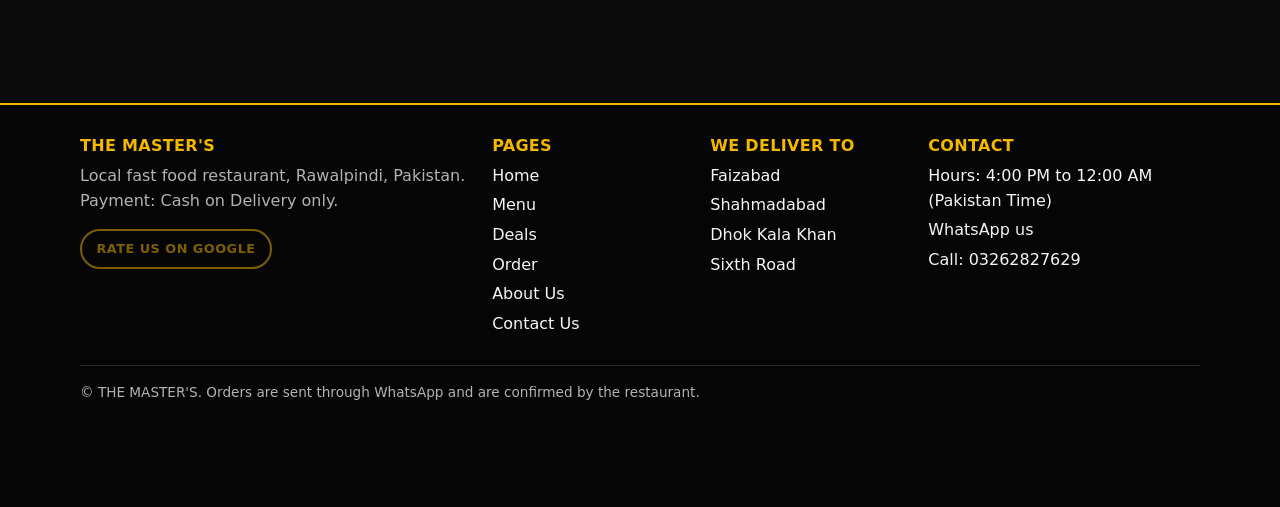
<file: order.html>
<!DOCTYPE html>
<html lang="en">
<head>
<meta charset="utf-8">
<meta name="viewport" content="width=device-width, initial-scale=1">
<title>Order / Checkout | THE MASTER'S - Fast Food Rawalpindi</title>
<meta name="description" content="THE MASTER'S local fast food in Rawalpindi. Order burgers, shawarma, wraps, fried chicken, fries and shakes on WhatsApp. Cash on delivery.">
<meta name="theme-color" content="#0b0b0b">
<link rel="icon" href="assets/icons/favicon.svg" type="image/svg+xml">
<link rel="stylesheet" href="css/style.css">
<link rel="stylesheet" href="css/responsive.css">
<link rel="stylesheet" href="css/animations.css">
<script>document.documentElement.classList.add("js");</script>
</head>
<body data-page="order">
<div id="statusBar" class="status-bar" role="status" aria-live="polite"></div>
<header class="site-header"><div class="container nav-wrap">
<a class="brand" href="index.html"><img src="assets/images/logo/the-masters-logo.png" alt="" width="40" height="40"><span data-site-name>THE MASTER'S</span></a>
<button class="nav-toggle" aria-label="Open menu" aria-expanded="false" aria-controls="nav"><span></span><span></span><span></span></button>
<nav id="nav" class="nav" aria-label="Main"><a href="index.html" data-page="home">Home</a><a href="menu.html" data-page="menu">Menu</a><a href="deals.html" data-page="deals">Deals</a><a href="order.html" data-page="order">Order</a><a href="about.html" data-page="about">About Us</a><a href="contact.html" data-page="contact">Contact Us</a></nav>
</div></header>
<main>

<section class="page-hero"><div class="container"><h1>Your <span>Order</span></h1><p class="muted">Cash on Delivery only. Your order is sent to the restaurant through WhatsApp.</p></div></section>
<section class="section"><div class="container order-layout">
<div>
<div class="panel"><h2>1. Your Cart</h2><div id="cartList"></div><div id="summary"></div></div>
</div>
<div>
<form id="orderForm" class="panel" novalidate autocomplete="on">
<h2>2. Delivery Details</h2>
<div class="field"><label for="customerName">Customer Name</label><input type="text" id="customerName" name="customerName" autocomplete="name" required><div class="err"></div></div>
<div class="field"><label for="whatsapp">WhatsApp Number</label><input type="tel" id="whatsapp" name="whatsapp" inputmode="tel" placeholder="03001234567" autocomplete="tel" required><div class="err"></div><p class="muted small">We use this number to confirm your order.</p></div>
<div class="field"><label for="callNumber">Call Number</label><input type="tel" id="callNumber" name="callNumber" inputmode="tel" placeholder="03001234567" required><div class="err"></div>
<label class="check"><input type="checkbox" id="sameNumber" name="sameNumber"> My call number is the same as my WhatsApp number.</label></div>
<div class="field"><label for="area">Delivery Area</label><select id="area" name="area" required></select><div class="err"></div><p class="muted small">We deliver only to the areas listed here.</p></div>
<div class="field"><label for="address">Complete Delivery Address</label><textarea id="address" name="address" required disabled></textarea><div class="err"></div></div>
<div class="field"><label for="instructions">Order Instructions (optional)</label><textarea id="instructions" name="instructions" placeholder="e.g. well done, extra spicy, less mayonnaise"></textarea></div>
<div class="pay"><span>Payment Method</span><strong>Cash on Delivery (COD)</strong></div>
<div class="info"><strong>How ordering works:</strong> when you tap the button below, WhatsApp opens with your order already written. <strong>You must send that message.</strong> The restaurant will then review it and confirm with you. Opening WhatsApp does not confirm your order.</div>
<div class="notice" id="orderNotice" hidden></div>
<button type="submit" class="btn btn-wa" id="placeOrder">PLACE ORDER ON WHATSAPP</button>
<div class="after" id="afterOrder" hidden></div>
</form>
</div>
</div></section>

</main>
<footer class="site-footer"><div class="container">
<div class="fcols">
<div><h4 data-site-name>THE MASTER'S</h4><p class="muted">Local fast food restaurant, <span data-city>Rawalpindi, Pakistan</span>.<br>Payment: Cash on Delivery only.</p>
<a class="btn btn-ghost btn-sm" data-review-link href="#">Rate us on Google</a></div>
<div><h4>Pages</h4><ul><li><a href="index.html">Home</a></li><li><a href="menu.html">Menu</a></li><li><a href="deals.html">Deals</a></li><li><a href="order.html">Order</a></li><li><a href="about.html">About Us</a></li><li><a href="contact.html">Contact Us</a></li></ul></div>
<div><h4>We deliver to</h4><ul data-areas-list></ul></div>
<div><h4>Contact</h4><ul><li>Hours: <span data-hours></span></li><li><a data-wa-link href="#">WhatsApp us</a></li><li><a data-call-link href="#">Call: <span data-call-text></span></a></li>
<li><a data-social="facebook" href="#">Facebook</a></li><li><a data-social="instagram" href="#">Instagram</a></li><li><a data-social="tiktok" href="#">TikTok</a></li></ul></div>
</div>
<p class="copy">&copy; <span data-site-name>THE MASTER'S</span>. Orders are sent through WhatsApp and are confirmed by the restaurant.</p>
</div></footer>
<script src="js/config.js"></script>
<script src="js/products.js"></script>
<script src="js/cart.js"></script>
<script src="js/main.js"></script>
<script src="js/checkout.js"></script>
</body>
</html>
</file>
<file: css/style.css>
/* THE MASTER'S - main styles (mobile-first). Colours are set once in :root. */
:root{--bg:#0b0b0b;--bg2:#121212;--card:#181818;--line:#2c2c2c;--gold:#f5b800;--gold2:#ffd54a;--red:#d7191f;--text:#f6f6f6;--muted:#b3b3b3;--ok:#2fbf71;--wa:#25d366;--r:14px}
*{box-sizing:border-box}
html{scroll-behavior:smooth;-webkit-text-size-adjust:100%;scroll-padding-top:130px}
body{margin:0;background:var(--bg);color:var(--text);font:16px/1.55 system-ui,-apple-system,"Segoe UI",Roboto,Arial,sans-serif}
img{max-width:100%;height:auto;display:block}
a{color:inherit}
h1,h2,h3,h4{line-height:1.15;margin:0 0 .5rem;letter-spacing:.02em}
h1{font-size:clamp(2.4rem,9vw,4.6rem);text-transform:uppercase;font-weight:900}
h2{font-size:clamp(1.5rem,5vw,2.2rem);text-transform:uppercase;font-weight:800}
h3{font-size:1.05rem}
p{margin:0 0 1rem}
.container{width:min(1120px,calc(100% - 2rem));margin-inline:auto}
.muted{color:var(--muted)}.small{font-size:.85rem}
.section{padding:2.75rem 0}.section.alt{background:var(--bg2)}
.section-head{margin-bottom:1.4rem}.section-head h2 span,h1 span{color:var(--gold)}
.eyebrow{color:var(--gold);text-transform:uppercase;letter-spacing:.18em;font-size:.8rem;font-weight:700}
.accent-bar{width:64px;height:4px;background:linear-gradient(90deg,var(--gold),var(--red));border-radius:4px;margin:.4rem 0 1rem}

/* status bar */
.status-bar{padding:.55rem 1rem;text-align:center;font-size:.9rem;font-weight:600}
.status-bar .dot{display:inline-block;width:10px;height:10px;border-radius:50%;margin-right:.4rem;vertical-align:middle}
.status-bar.is-open{background:#0f2a1b;color:#9ff0c3}.is-open .dot{background:var(--ok)}
.status-bar.is-closed{background:#3a0e10;color:#ffc2c4}.is-closed .dot{background:var(--red)}

/* header / nav */
.site-header{position:sticky;top:0;z-index:50;background:rgba(11,11,11,.95);backdrop-filter:blur(8px);border-bottom:2px solid var(--gold)}
.nav-wrap{display:flex;align-items:center;justify-content:space-between;min-height:60px}
.brand{display:flex;align-items:center;gap:.6rem;text-decoration:none;font-weight:900;letter-spacing:.06em;color:var(--gold)}
.brand img{width:40px;height:40px;border-radius:50%;object-fit:cover}
.nav-toggle{background:none;border:1px solid var(--line);border-radius:10px;width:46px;height:46px;display:grid;place-content:center;gap:5px;cursor:pointer}
.nav-toggle span{display:block;width:22px;height:2px;background:var(--gold)}
.nav{display:none;position:absolute;left:0;right:0;top:100%;background:var(--bg);border-bottom:2px solid var(--gold);flex-direction:column;padding:.4rem 1rem 1rem}
.nav.open{display:flex}
.nav a{text-decoration:none;padding:.85rem .5rem;border-bottom:1px solid var(--line);font-weight:600}
.nav a.active,.nav a:hover{color:var(--gold)}

/* buttons */
.btn{display:inline-flex;align-items:center;justify-content:center;gap:.4rem;min-height:48px;padding:.7rem 1.3rem;border-radius:999px;border:2px solid var(--line);background:#222;color:var(--text);font:inherit;font-weight:800;text-transform:uppercase;letter-spacing:.04em;text-decoration:none;cursor:pointer;transition:transform .15s,background .2s}
.btn:active{transform:scale(.97)}
.btn-gold{background:var(--gold);border-color:var(--gold);color:#111}.btn-gold:hover{background:var(--gold2)}
.btn-red{background:var(--red);border-color:var(--red)}
.btn-ghost{background:transparent;border-color:var(--gold);color:var(--gold)}
.btn-wa{background:var(--wa);border-color:var(--wa);color:#07210f}
.btn-sm{min-height:40px;padding:.45rem .9rem;font-size:.8rem}
.btn[disabled],.btn.is-disabled{opacity:.5;cursor:not-allowed}
.btn-row{display:flex;flex-wrap:wrap;gap:.7rem}
.linkbtn{background:none;border:0;color:var(--gold);text-decoration:underline;font:inherit;cursor:pointer;padding:0}

/* hero */
.hero{position:relative;min-height:78vh;display:grid;align-items:center;background:#000 url(../assets/images/banners/home-hero.webp) center/cover no-repeat}
.hero::before{content:"";position:absolute;inset:0;background:linear-gradient(180deg,rgba(0,0,0,.6),rgba(0,0,0,.85))}
.hero-inner{position:relative;padding:3rem 0}
.lead{font-size:1.1rem;max-width:36rem;color:#e7e7e7}
.hero .meta{margin-top:1.2rem;color:var(--gold);font-weight:700}
.page-hero{padding:2.2rem 0 1.4rem;background:linear-gradient(180deg,#1b1405,var(--bg))}

/* category cards (home) */
.fgrid{display:grid;grid-template-columns:repeat(2,1fr);gap:.8rem}
.fcard{position:relative;display:block;border-radius:var(--r);overflow:hidden;border:1px solid var(--line);text-decoration:none;aspect-ratio:4/3;background:#222}
.fcard img{width:100%;height:100%;object-fit:cover}
.fcard span{position:absolute;inset:auto 0 0 0;padding:1.4rem .8rem .6rem;background:linear-gradient(transparent,rgba(0,0,0,.9));font-weight:800;text-transform:uppercase;letter-spacing:.04em}
.fcard:hover{border-color:var(--gold)}

/* menu */
.chips{display:flex;flex-wrap:wrap;justify-content:center;gap:.45rem;padding:.8rem 1rem;border-bottom:1px solid var(--line)}
.chips a{text-decoration:none;border:1px solid var(--gold);color:var(--gold);border-radius:999px;padding:.4rem .85rem;font-weight:700;font-size:.82rem;white-space:nowrap}
.chips a:hover{background:var(--gold);color:#111}
.cat{padding:1.8rem 0}
.cat-head{display:flex;align-items:center;gap:1rem;margin-bottom:1rem}
.cat-head img{width:96px;height:96px;object-fit:cover;border-radius:var(--r);border:2px solid var(--gold);flex:none}
.cat-head h2{margin:0}.cat-head p{margin:0}
.grid{display:grid;grid-template-columns:repeat(2,1fr);gap:.7rem}
.deals-grid{grid-template-columns:1fr}
.pcard,.dcard{background:var(--card);border:1px solid var(--line);border-radius:var(--r);padding:.9rem;display:flex;flex-direction:column;justify-content:space-between;gap:.7rem}
.pcard h3{margin:0}.pcard .note{margin:0;color:var(--muted);font-size:.85rem}
.pcard-foot{display:flex;align-items:center;justify-content:space-between;gap:.5rem;flex-wrap:wrap;margin-top:auto}
.price{color:var(--gold);font-weight:900;font-size:1.1rem}
.dcard{border-color:#4a3a10;background:linear-gradient(160deg,#1d1708,var(--card))}
.dcard .tag{align-self:flex-start;background:var(--gold);color:#111;font-weight:900;padding:.2rem .7rem;border-radius:6px;text-transform:uppercase}
.dcard ul{margin:0;padding-left:1.1rem}
.stepper{display:inline-flex;align-items:center;border:2px solid var(--gold);border-radius:999px;overflow:hidden}
.stepper button{width:40px;height:40px;border:0;background:transparent;color:var(--gold);font-size:1.3rem;font-weight:800;cursor:pointer}
.stepper span{min-width:28px;text-align:center;font-weight:800}

/* two-column feature */
.split{display:grid;gap:1.5rem;align-items:center}
.split img{border-radius:var(--r);border:2px solid var(--gold);width:100%}
.steps{list-style:none;counter-reset:s;padding:0;margin:0}
.steps li{counter-increment:s;position:relative;padding:.4rem 0 .4rem 2.8rem}
.steps li::before{content:counter(s);position:absolute;left:0;top:.2rem;width:2rem;height:2rem;border-radius:50%;background:var(--red);display:grid;place-items:center;font-weight:800}
.cta-band{background:linear-gradient(90deg,#3a0e10,#2a2105);text-align:center;padding:2.5rem 0}

/* cart fab */
.cart-fab{position:fixed;right:16px;bottom:16px;z-index:60;width:58px;height:58px;border-radius:50%;background:var(--gold);color:#111;display:grid;place-items:center;box-shadow:0 6px 20px rgba(0,0,0,.6)}
.badge{position:absolute;top:-4px;right:-4px;min-width:22px;height:22px;padding:0 5px;border-radius:11px;background:var(--red);color:#fff;font-size:.78rem;font-weight:800;display:grid;place-items:center}
.badge[hidden]{display:none}

/* order page */
.panel{background:var(--card);border:1px solid var(--line);border-radius:var(--r);padding:1rem;margin-bottom:1.2rem}
.crow{display:grid;grid-template-columns:1fr auto;gap:.4rem .8rem;align-items:center;padding:.8rem 0;border-bottom:1px solid var(--line);position:relative}
.crow:last-child{border-bottom:0}
.cname{display:flex;flex-direction:column}
.ctotal{text-align:right;font-weight:800;color:var(--gold)}
.srow{display:flex;justify-content:space-between;padding:.35rem 0}
.srow.total{border-top:2px solid var(--gold);margin-top:.4rem;padding-top:.7rem;font-size:1.2rem;color:var(--gold)}
.empty{text-align:center;padding:1rem}
.field{margin-bottom:1rem}
label{display:block;font-weight:700;margin-bottom:.3rem}
input[type=text],input[type=tel],select,textarea{width:100%;min-height:48px;padding:.7rem .8rem;border-radius:10px;border:1px solid #444;background:#0f0f0f;color:var(--text);font:inherit;font-size:16px}
textarea{min-height:96px;resize:vertical}
input:focus,select:focus,textarea:focus{outline:2px solid var(--gold);border-color:var(--gold)}
input[readonly],textarea:disabled{opacity:.6}
.check{display:flex;gap:.6rem;align-items:center;font-weight:500;margin:.2rem 0 .8rem}
.check input{width:22px;height:22px;accent-color:var(--gold)}
.err{color:#ff8b8e;font-size:.85rem;min-height:0;margin-top:.25rem}
[aria-invalid=true]{border-color:var(--red)!important}
.notice{border-left:4px solid var(--red);background:#2a1011;padding:.8rem 1rem;border-radius:8px;margin-bottom:1rem}
.info{border-left:4px solid var(--gold);background:#231c06;padding:.8rem 1rem;border-radius:8px;margin-bottom:1rem}
.after{border:2px solid var(--gold);border-radius:var(--r);padding:1rem;margin-top:1rem;background:#231c06}
.pay{display:flex;justify-content:space-between;align-items:center;background:#0f0f0f;border:1px solid var(--gold);border-radius:10px;padding:.8rem 1rem;margin-bottom:1rem}
#placeOrder{width:100%;font-size:1rem;min-height:56px}
[hidden]{display:none!important}

/* contact */
.cgrid{display:grid;gap:1rem}
.cbox h3{color:var(--gold);text-transform:uppercase}
ul.plain{list-style:none;padding:0;margin:0}

/* footer */
.site-footer{background:#050505;border-top:2px solid var(--gold);padding:2rem 0 5.5rem;margin-top:2rem}
.fcols{display:grid;gap:1.5rem}
.site-footer h4{color:var(--gold);text-transform:uppercase}
.site-footer a{text-decoration:none}.site-footer a:hover{color:var(--gold)}
.site-footer ul{list-style:none;padding:0;margin:0}.site-footer li{margin:.3rem 0}
.copy{border-top:1px solid var(--line);margin-top:1.5rem;padding-top:1rem;color:var(--muted);font-size:.85rem}
</file>
<file: css/responsive.css>
/* THE MASTER'S - screen-size adjustments (tablet and desktop). Base styles are for phones. */
@media (min-width:600px){
  .fgrid{grid-template-columns:repeat(3,1fr)}
  .grid{grid-template-columns:repeat(3,1fr)}
  .deals-grid{grid-template-columns:repeat(2,1fr)}
  .cat-head img{width:140px;height:140px}
  .cgrid{grid-template-columns:repeat(2,1fr)}
  .fcols{grid-template-columns:repeat(2,1fr)}
}
@media (min-width:820px){
  .nav-toggle{display:none}
  .nav{display:flex;position:static;flex-direction:row;gap:.2rem;padding:0;border:0;background:none}
  .nav a{border:0;padding:.5rem .8rem;border-radius:8px}
  .split{grid-template-columns:1fr 1fr}
  .order-layout{display:grid;grid-template-columns:1fr 1fr;gap:1.5rem;align-items:start}
  .fcols{grid-template-columns:2fr 1fr 1fr 1.4fr}
  .chips{justify-content:center}
}
@media (min-width:1024px){
  .fgrid{grid-template-columns:repeat(5,1fr)}
  .grid{grid-template-columns:repeat(4,1fr)}
  .deals-grid{grid-template-columns:repeat(3,1fr)}
  .cat-head img{width:180px;height:135px}
  .section{padding:3.5rem 0}
}
</file>
<file: css/animations.css>
/* THE MASTER'S - subtle animations. All are disabled for users who prefer reduced motion. */
.js .reveal{opacity:0;transform:translateY(18px);transition:opacity .6s ease,transform .6s ease}
.js .reveal.in{opacity:1;transform:none}
.hero-inner>*{animation:rise .8s ease both}
.hero-inner>*:nth-child(2){animation-delay:.1s}.hero-inner>*:nth-child(3){animation-delay:.2s}
.hero-inner>*:nth-child(4){animation-delay:.3s}.hero-inner>*:nth-child(5){animation-delay:.4s}
@keyframes rise{from{opacity:0;transform:translateY(20px)}to{opacity:1;transform:none}}
.fcard img{transition:transform .5s ease}.fcard:hover img{transform:scale(1.05)}
.badge{animation:pop .3s ease}
@keyframes pop{0%{transform:scale(.6)}70%{transform:scale(1.2)}100%{transform:scale(1)}}
@media (prefers-reduced-motion:reduce){
  html{scroll-behavior:auto}
  *,*::before,*::after{animation:none!important;transition:none!important}
  .js .reveal{opacity:1;transform:none}
}
</file>
